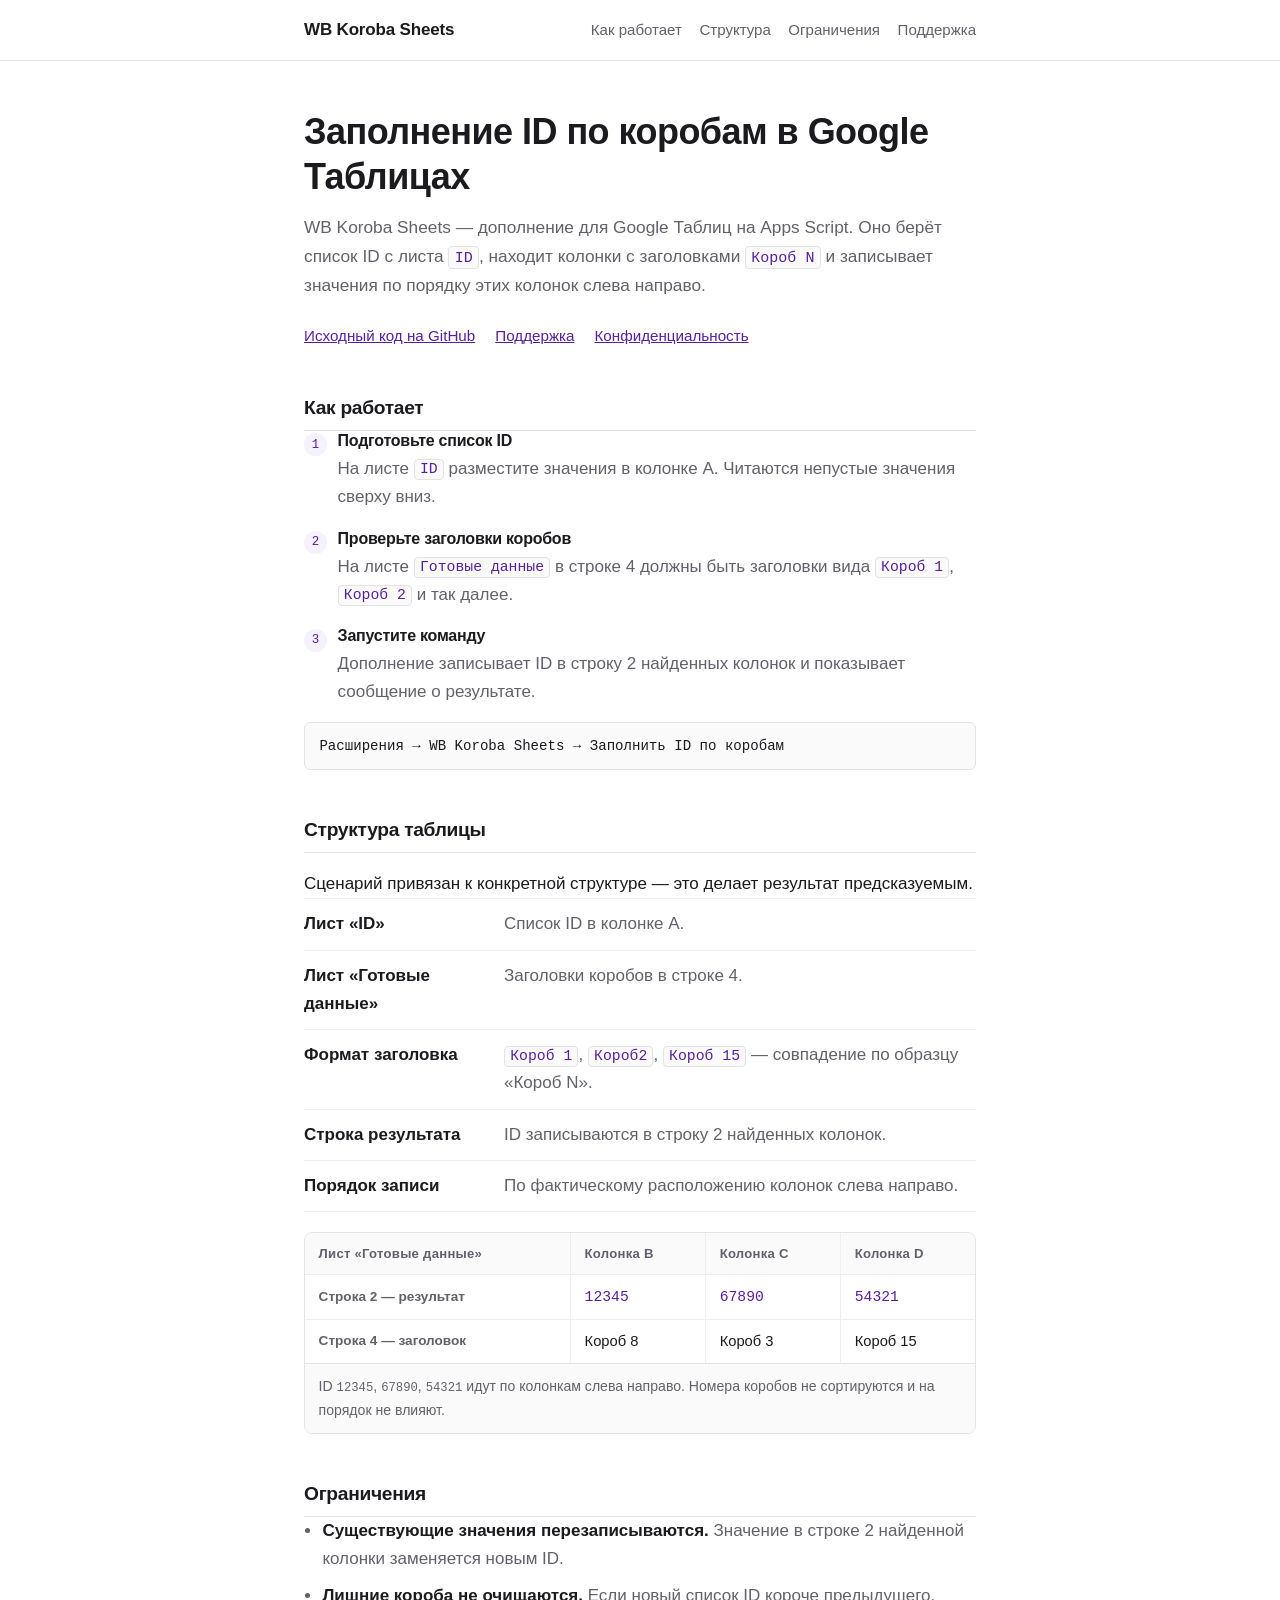
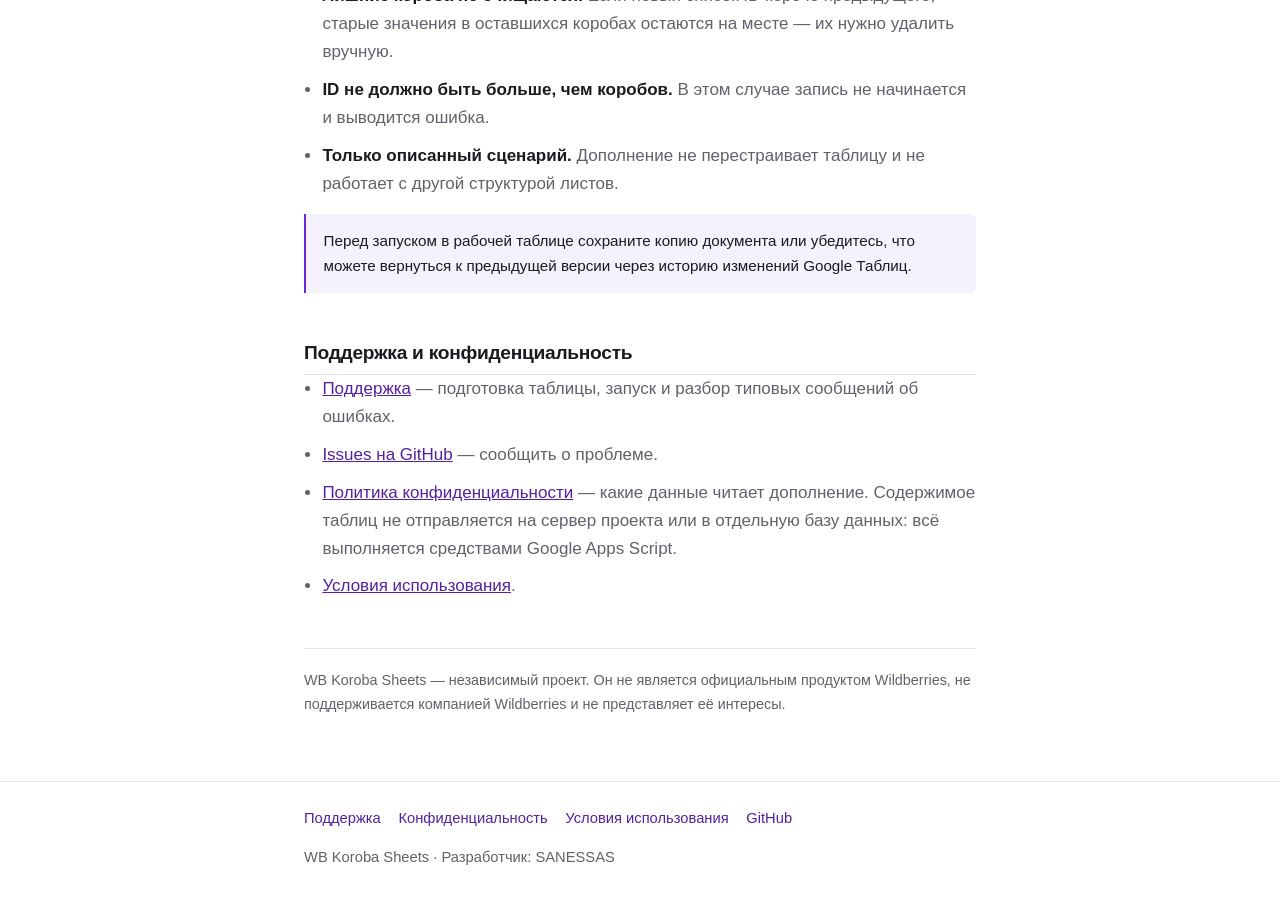
<file: index.html>
<!doctype html>
<html lang="ru">
<head>
  <meta charset="utf-8">
  <meta name="viewport" content="width=device-width, initial-scale=1">
  <meta name="theme-color" content="#6d28d9">
  <meta name="description" content="WB Koroba Sheets — дополнение для Google Таблиц: переносит ID с листа «ID» в колонки коробов слева направо.">
  <meta name="author" content="SANESSAS">
  <meta property="og:title" content="WB Koroba Sheets">
  <meta property="og:description" content="Заполнение ID по коробам в Google Таблицах.">
  <meta property="og:type" content="website">
  <meta property="og:url" content="https://sanessas.github.io/wb_koroba_sheets/">
  <title>WB Koroba Sheets — заполнение ID по коробам</title>
  <link rel="canonical" href="https://sanessas.github.io/wb_koroba_sheets/">
  <link rel="icon" href="favicon.svg" type="image/svg+xml">
  <link rel="stylesheet" href="style.css">
</head>
<body>
  <a class="skip-link" href="#main">К основному содержанию</a>

  <header class="site-header">
    <div class="container header-inner">
      <a class="brand" href="index.html">WB Koroba Sheets</a>
      <nav class="site-nav" aria-label="Основная навигация">
        <a href="#how">Как работает</a>
        <a href="#structure">Структура</a>
        <a href="#limits">Ограничения</a>
        <a href="support.html">Поддержка</a>
      </nav>
    </div>
  </header>

  <main id="main">
    <div class="container">
      <section class="intro">
        <h1>Заполнение ID по коробам в Google Таблицах</h1>
        <p class="lead">WB Koroba Sheets — дополнение для Google Таблиц на Apps Script. Оно берёт список ID с листа <code>ID</code>, находит колонки с заголовками <code>Короб N</code> и записывает значения по порядку этих колонок слева направо.</p>
        <p class="links">
          <a href="https://github.com/SANESSAS/wb_koroba_sheets">Исходный код на GitHub</a>
          <a href="support.html">Поддержка</a>
          <a href="privacy.html">Конфиденциальность</a>
        </p>
      </section>

      <section id="how">
        <h2>Как работает</h2>
        <ol class="steps">
          <li>
            <h3>Подготовьте список ID</h3>
            <p>На листе <code>ID</code> разместите значения в колонке A. Читаются непустые значения сверху вниз.</p>
          </li>
          <li>
            <h3>Проверьте заголовки коробов</h3>
            <p>На листе <code>Готовые данные</code> в строке 4 должны быть заголовки вида <code>Короб 1</code>, <code>Короб 2</code> и так далее.</p>
          </li>
          <li>
            <h3>Запустите команду</h3>
            <p>Дополнение записывает ID в строку 2 найденных колонок и показывает сообщение о результате.</p>
          </li>
        </ol>
        <p class="path">Расширения → WB Koroba Sheets → Заполнить ID по коробам</p>
      </section>

      <section id="structure">
        <h2>Структура таблицы</h2>
        <p>Сценарий привязан к конкретной структуре — это делает результат предсказуемым.</p>
        <dl class="spec">
          <div>
            <dt>Лист «ID»</dt>
            <dd>Список ID в колонке A.</dd>
          </div>
          <div>
            <dt>Лист «Готовые данные»</dt>
            <dd>Заголовки коробов в строке 4.</dd>
          </div>
          <div>
            <dt>Формат заголовка</dt>
            <dd><code>Короб 1</code>, <code>Короб2</code>, <code>Короб 15</code> — совпадение по образцу «Короб N».</dd>
          </div>
          <div>
            <dt>Строка результата</dt>
            <dd>ID записываются в строку 2 найденных колонок.</dd>
          </div>
          <div>
            <dt>Порядок записи</dt>
            <dd>По фактическому расположению колонок слева направо.</dd>
          </div>
        </dl>

        <figure class="diagram">
          <div class="diagram-scroll" role="region" aria-label="Пример распределения ID по колонкам коробов" tabindex="0">
            <table>
              <thead>
                <tr>
                  <th scope="col">Лист «Готовые данные»</th>
                  <th scope="col">Колонка B</th>
                  <th scope="col">Колонка C</th>
                  <th scope="col">Колонка D</th>
                </tr>
              </thead>
              <tbody>
                <tr>
                  <th scope="row">Строка 2 — результат</th>
                  <td class="value">12345</td>
                  <td class="value">67890</td>
                  <td class="value">54321</td>
                </tr>
                <tr>
                  <th scope="row">Строка 4 — заголовок</th>
                  <td>Короб 8</td>
                  <td>Короб 3</td>
                  <td>Короб 15</td>
                </tr>
              </tbody>
            </table>
          </div>
          <figcaption>ID <span class="mono">12345</span>, <span class="mono">67890</span>, <span class="mono">54321</span> идут по колонкам слева направо. Номера коробов не сортируются и на порядок не влияют.</figcaption>
        </figure>
      </section>

      <section id="limits">
        <h2>Ограничения</h2>
        <ul class="plain-list">
          <li><strong>Существующие значения перезаписываются.</strong> Значение в строке 2 найденной колонки заменяется новым ID.</li>
          <li><strong>Лишние короба не очищаются.</strong> Если новый список ID короче предыдущего, старые значения в оставшихся коробах остаются на месте — их нужно удалить вручную.</li>
          <li><strong>ID не должно быть больше, чем коробов.</strong> В этом случае запись не начинается и выводится ошибка.</li>
          <li><strong>Только описанный сценарий.</strong> Дополнение не перестраивает таблицу и не работает с другой структурой листов.</li>
        </ul>
        <div class="note">
          <p>Перед запуском в рабочей таблице сохраните копию документа или убедитесь, что можете вернуться к предыдущей версии через историю изменений Google Таблиц.</p>
        </div>
      </section>

      <section id="support">
        <h2>Поддержка и конфиденциальность</h2>
        <ul class="plain-list">
          <li><a href="support.html">Поддержка</a> — подготовка таблицы, запуск и разбор типовых сообщений об ошибках.</li>
          <li><a href="https://github.com/SANESSAS/wb_koroba_sheets/issues">Issues на GitHub</a> — сообщить о проблеме.</li>
          <li><a href="privacy.html">Политика конфиденциальности</a> — какие данные читает дополнение. Содержимое таблиц не отправляется на сервер проекта или в отдельную базу данных: всё выполняется средствами Google Apps Script.</li>
          <li><a href="terms.html">Условия использования</a>.</li>
        </ul>
      </section>

      <p class="disclaimer">WB Koroba Sheets — независимый проект. Он не является официальным продуктом Wildberries, не поддерживается компанией Wildberries и не представляет её интересы.</p>
    </div>
  </main>

  <footer class="site-footer">
    <div class="container">
      <p class="footer-links">
        <a href="support.html">Поддержка</a>
        <a href="privacy.html">Конфиденциальность</a>
        <a href="terms.html">Условия использования</a>
        <a href="https://github.com/SANESSAS/wb_koroba_sheets">GitHub</a>
      </p>
      <p class="footer-note">WB Koroba Sheets · Разработчик: SANESSAS</p>
    </div>
  </footer>
</body>
</html>
</file>
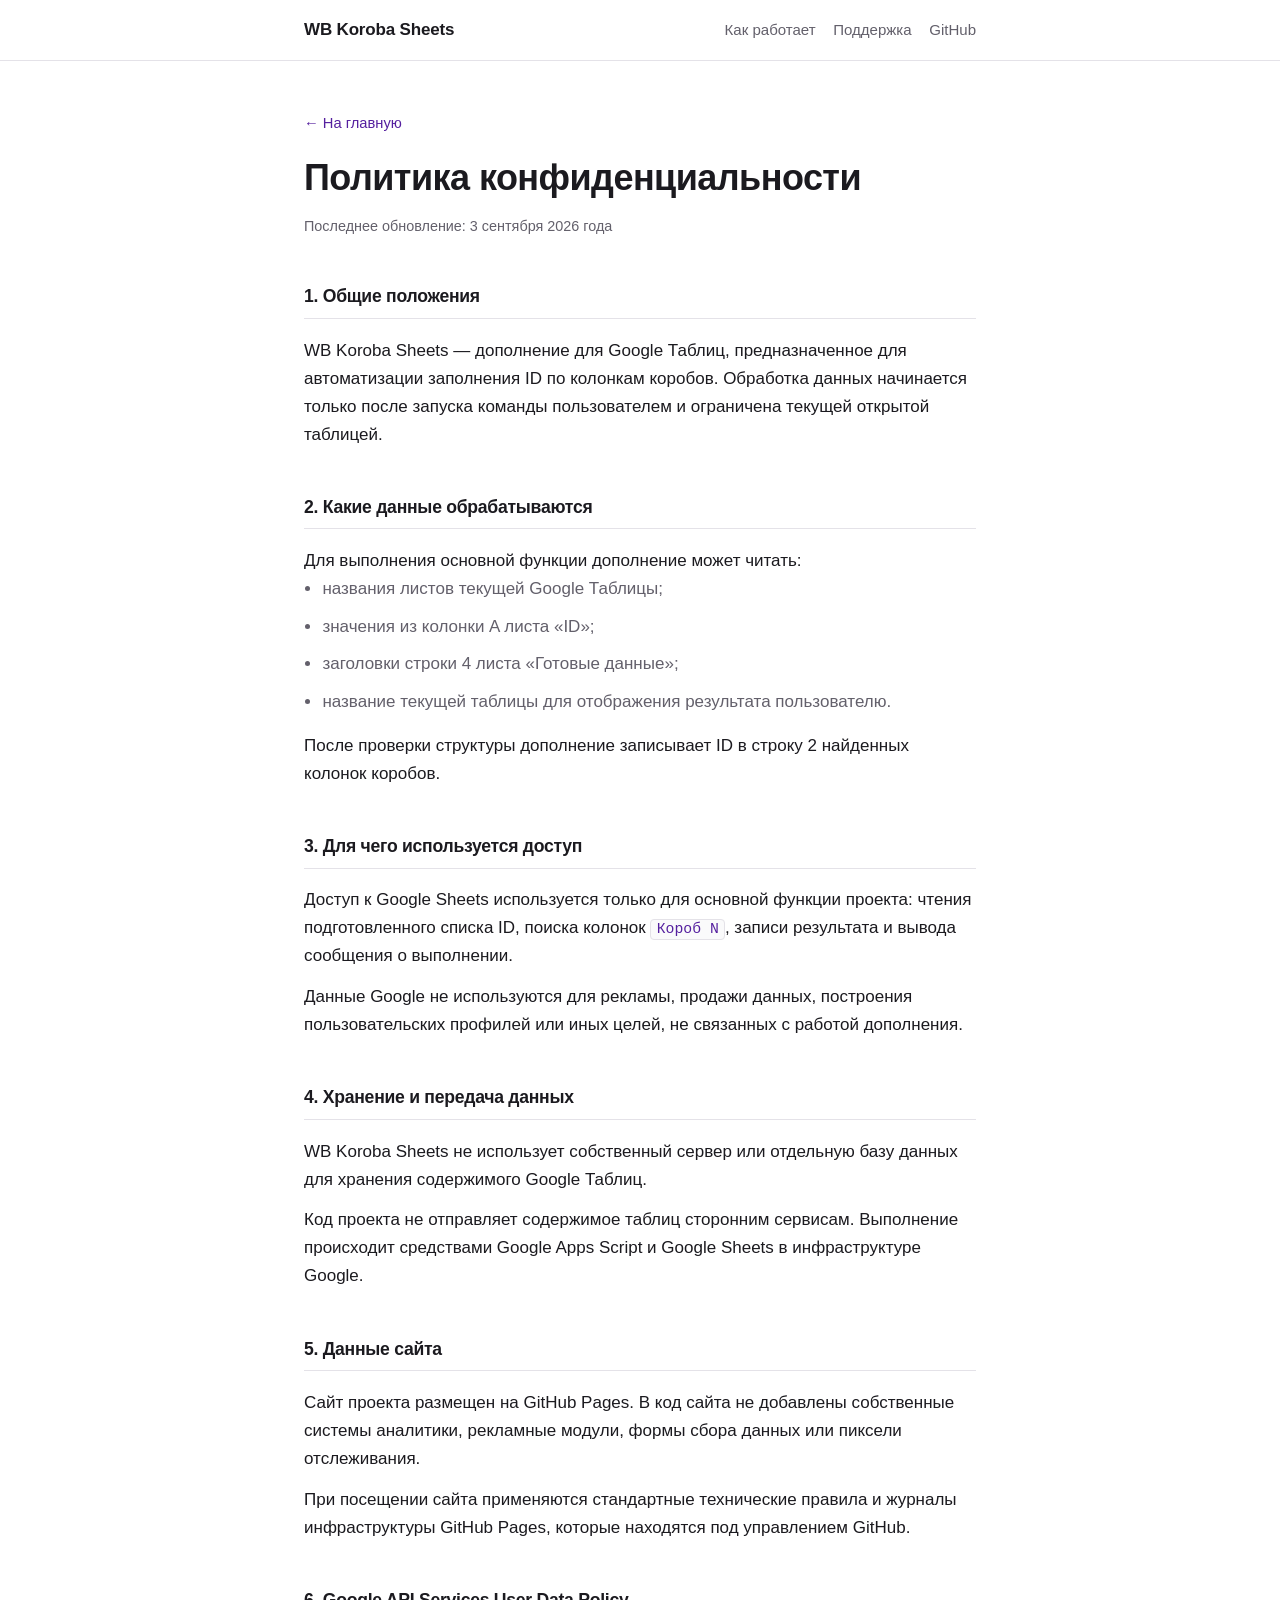
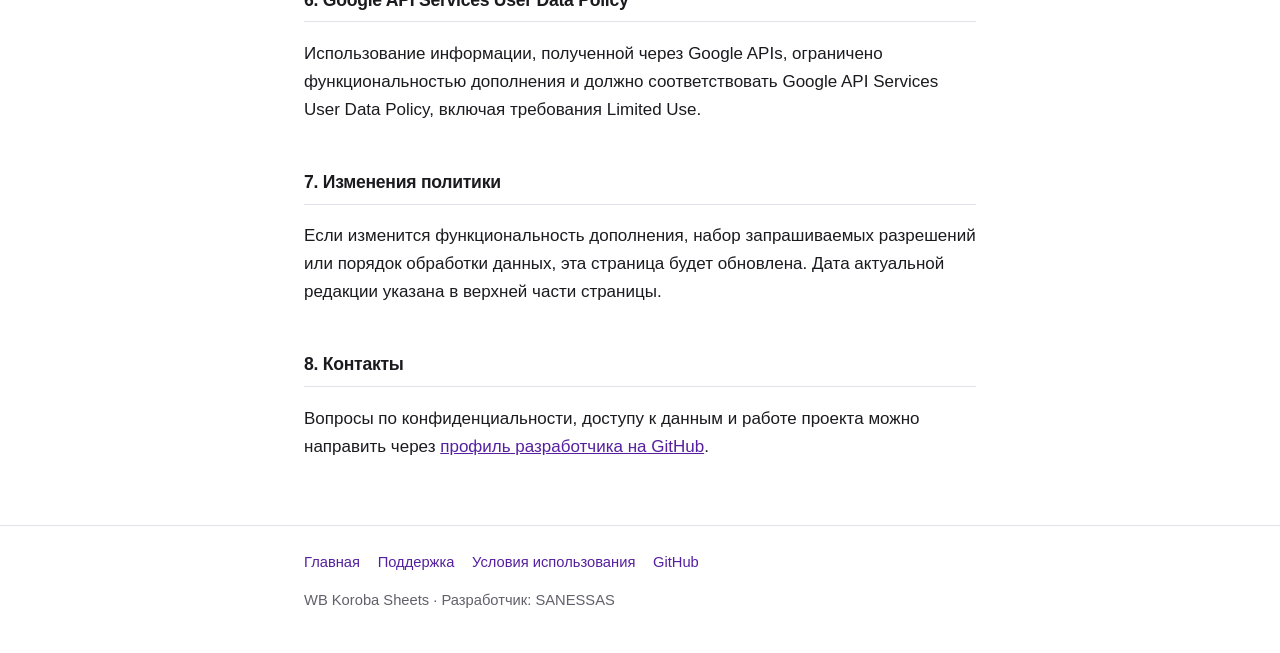
<file: privacy.html>
<!doctype html>
<html lang="ru">
<head>
  <meta charset="utf-8">
  <meta name="viewport" content="width=device-width, initial-scale=1">
  <meta name="theme-color" content="#6d28d9">
  <meta name="description" content="Политика конфиденциальности WB Koroba Sheets.">
  <meta name="author" content="SANESSAS">
  <title>Политика конфиденциальности — WB Koroba Sheets</title>
  <link rel="canonical" href="https://sanessas.github.io/wb_koroba_sheets/privacy.html">
  <link rel="icon" href="favicon.svg" type="image/svg+xml">
  <link rel="stylesheet" href="style.css">
</head>
<body>
  <a class="skip-link" href="#main">К основному содержанию</a>

  <header class="site-header">
    <div class="container header-inner">
      <a class="brand" href="index.html">WB Koroba Sheets</a>
      <nav class="site-nav" aria-label="Основная навигация">
        <a href="index.html#how">Как работает</a>
        <a href="support.html">Поддержка</a>
        <a href="https://github.com/SANESSAS/wb_koroba_sheets">GitHub</a>
      </nav>
    </div>
  </header>

  <main id="main">
    <div class="container document">
      <a class="back" href="index.html">← На главную</a>
      <h1>Политика конфиденциальности</h1>
      <p class="doc-meta">Последнее обновление: 3 сентября 2026 года</p>

      <section>
        <h2>1. Общие положения</h2>
        <p>WB Koroba Sheets — дополнение для Google Таблиц, предназначенное для автоматизации заполнения ID по колонкам коробов. Обработка данных начинается только после запуска команды пользователем и ограничена текущей открытой таблицей.</p>
      </section>

      <section>
        <h2>2. Какие данные обрабатываются</h2>
        <p>Для выполнения основной функции дополнение может читать:</p>
        <ul class="plain-list">
          <li>названия листов текущей Google Таблицы;</li>
          <li>значения из колонки A листа «ID»;</li>
          <li>заголовки строки 4 листа «Готовые данные»;</li>
          <li>название текущей таблицы для отображения результата пользователю.</li>
        </ul>
        <p>После проверки структуры дополнение записывает ID в строку 2 найденных колонок коробов.</p>
      </section>

      <section>
        <h2>3. Для чего используется доступ</h2>
        <p>Доступ к Google Sheets используется только для основной функции проекта: чтения подготовленного списка ID, поиска колонок <code>Короб N</code>, записи результата и вывода сообщения о выполнении.</p>
        <p>Данные Google не используются для рекламы, продажи данных, построения пользовательских профилей или иных целей, не связанных с работой дополнения.</p>
      </section>

      <section>
        <h2>4. Хранение и передача данных</h2>
        <p>WB Koroba Sheets не использует собственный сервер или отдельную базу данных для хранения содержимого Google Таблиц.</p>
        <p>Код проекта не отправляет содержимое таблиц сторонним сервисам. Выполнение происходит средствами Google Apps Script и Google Sheets в инфраструктуре Google.</p>
      </section>

      <section>
        <h2>5. Данные сайта</h2>
        <p>Сайт проекта размещен на GitHub Pages. В код сайта не добавлены собственные системы аналитики, рекламные модули, формы сбора данных или пиксели отслеживания.</p>
        <p>При посещении сайта применяются стандартные технические правила и журналы инфраструктуры GitHub Pages, которые находятся под управлением GitHub.</p>
      </section>

      <section>
        <h2>6. Google API Services User Data Policy</h2>
        <p>Использование информации, полученной через Google APIs, ограничено функциональностью дополнения и должно соответствовать Google API Services User Data Policy, включая требования Limited Use.</p>
      </section>

      <section>
        <h2>7. Изменения политики</h2>
        <p>Если изменится функциональность дополнения, набор запрашиваемых разрешений или порядок обработки данных, эта страница будет обновлена. Дата актуальной редакции указана в верхней части страницы.</p>
      </section>

      <section>
        <h2>8. Контакты</h2>
        <p>Вопросы по конфиденциальности, доступу к данным и работе проекта можно направить через <a href="https://github.com/SANESSAS">профиль разработчика на GitHub</a>.</p>
      </section>
    </div>
  </main>

  <footer class="site-footer">
    <div class="container">
      <p class="footer-links">
        <a href="index.html">Главная</a>
        <a href="support.html">Поддержка</a>
        <a href="terms.html">Условия использования</a>
        <a href="https://github.com/SANESSAS/wb_koroba_sheets">GitHub</a>
      </p>
      <p class="footer-note">WB Koroba Sheets · Разработчик: SANESSAS</p>
    </div>
  </footer>
</body>
</html>
</file>
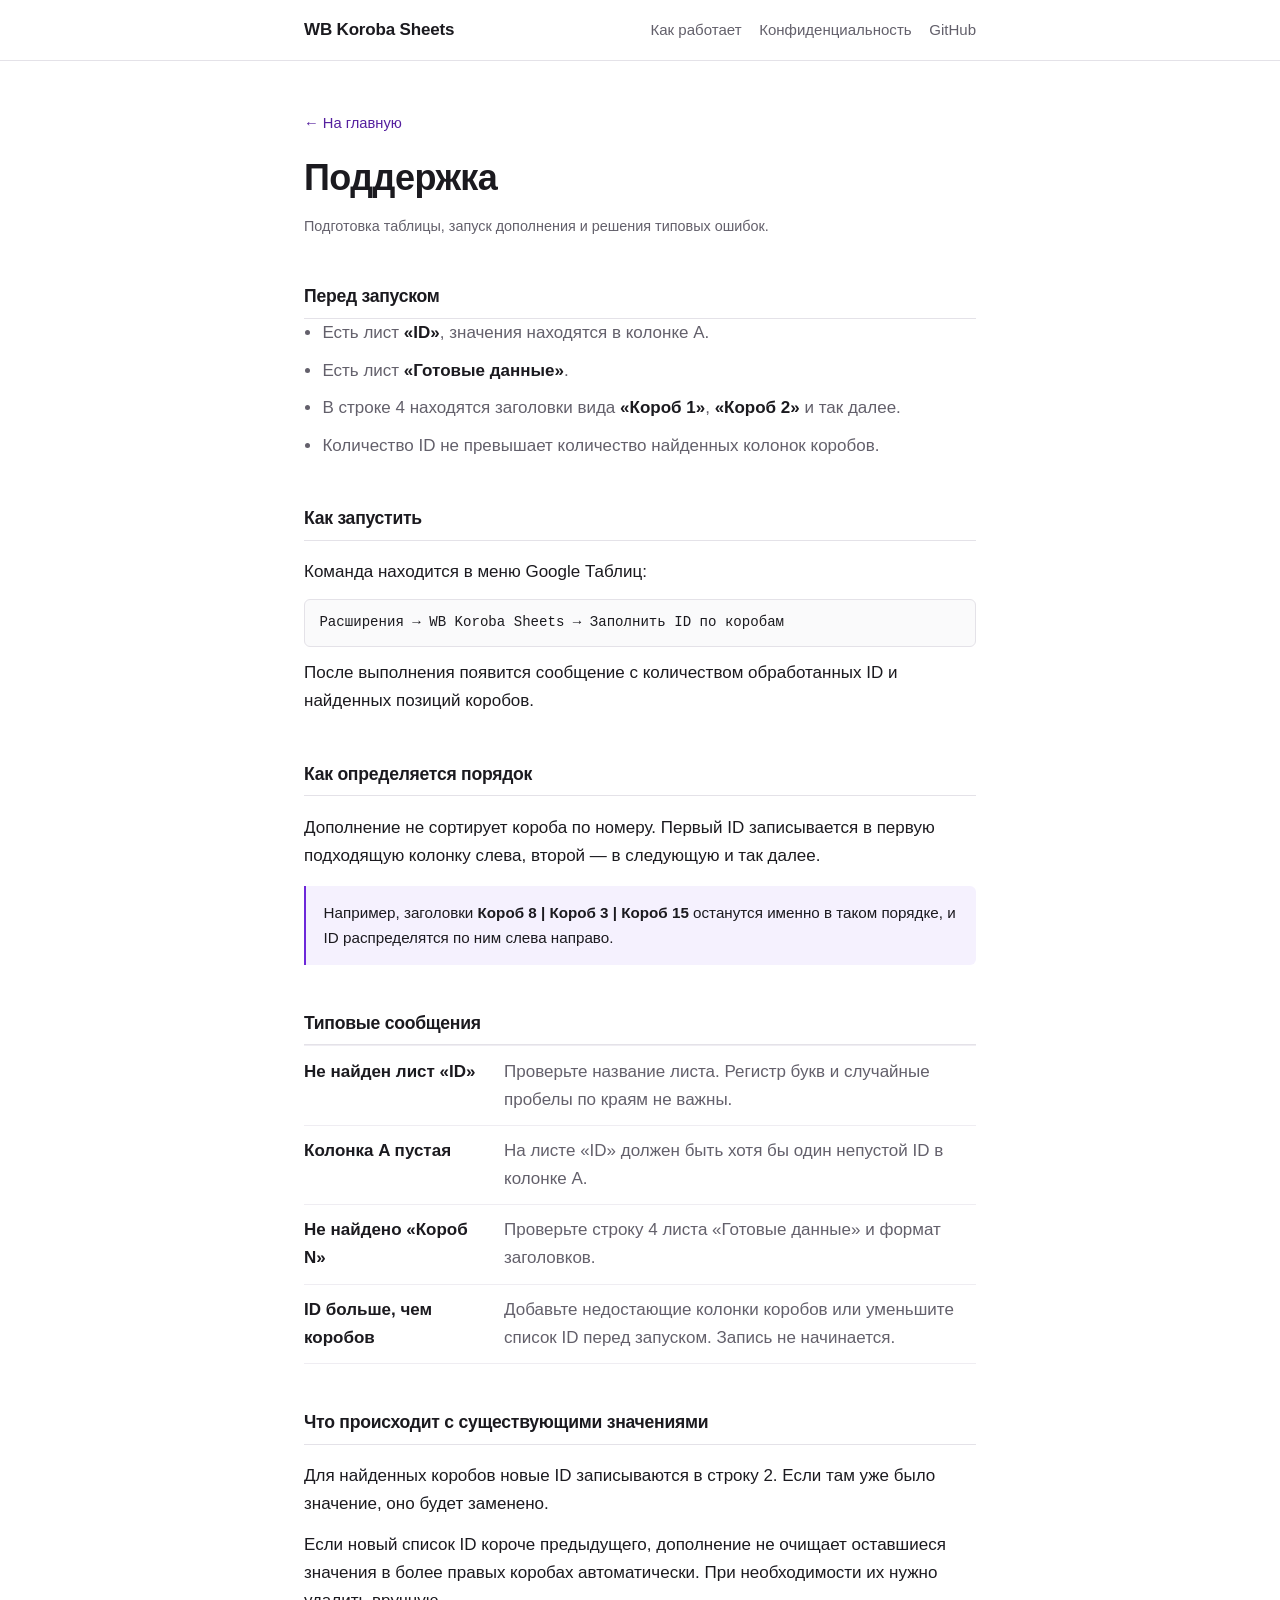
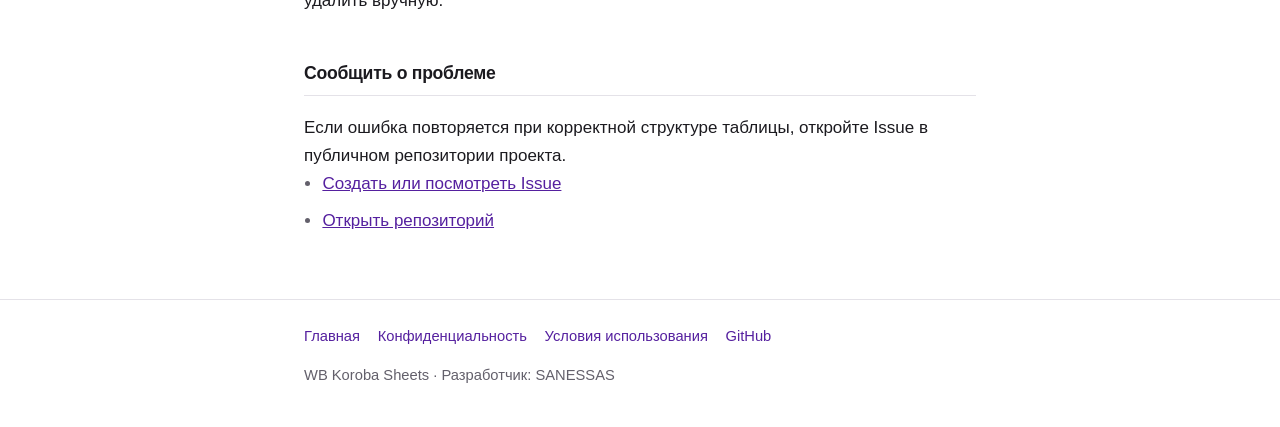
<file: support.html>
<!doctype html>
<html lang="ru">
<head>
  <meta charset="utf-8">
  <meta name="viewport" content="width=device-width, initial-scale=1">
  <meta name="theme-color" content="#6d28d9">
  <meta name="description" content="Поддержка WB Koroba Sheets: подготовка таблицы, запуск и типовые ошибки.">
  <meta name="author" content="SANESSAS">
  <title>Поддержка — WB Koroba Sheets</title>
  <link rel="canonical" href="https://sanessas.github.io/wb_koroba_sheets/support.html">
  <link rel="icon" href="favicon.svg" type="image/svg+xml">
  <link rel="stylesheet" href="style.css">
</head>
<body>
  <a class="skip-link" href="#main">К основному содержанию</a>

  <header class="site-header">
    <div class="container header-inner">
      <a class="brand" href="index.html">WB Koroba Sheets</a>
      <nav class="site-nav" aria-label="Основная навигация">
        <a href="index.html#how">Как работает</a>
        <a href="privacy.html">Конфиденциальность</a>
        <a href="https://github.com/SANESSAS/wb_koroba_sheets">GitHub</a>
      </nav>
    </div>
  </header>

  <main id="main">
    <div class="container document">
      <a class="back" href="index.html">← На главную</a>
      <h1>Поддержка</h1>
      <p class="doc-meta">Подготовка таблицы, запуск дополнения и решения типовых ошибок.</p>

      <section>
        <h2>Перед запуском</h2>
        <ul class="plain-list">
          <li>Есть лист <strong>«ID»</strong>, значения находятся в колонке A.</li>
          <li>Есть лист <strong>«Готовые данные»</strong>.</li>
          <li>В строке 4 находятся заголовки вида <strong>«Короб 1»</strong>, <strong>«Короб 2»</strong> и так далее.</li>
          <li>Количество ID не превышает количество найденных колонок коробов.</li>
        </ul>
      </section>

      <section>
        <h2>Как запустить</h2>
        <p>Команда находится в меню Google Таблиц:</p>
        <p class="path">Расширения → WB Koroba Sheets → Заполнить ID по коробам</p>
        <p>После выполнения появится сообщение с количеством обработанных ID и найденных позиций коробов.</p>
      </section>

      <section>
        <h2>Как определяется порядок</h2>
        <p>Дополнение не сортирует короба по номеру. Первый ID записывается в первую подходящую колонку слева, второй — в следующую и так далее.</p>
        <div class="note">
          <p>Например, заголовки <strong>Короб 8 | Короб 3 | Короб 15</strong> останутся именно в таком порядке, и ID распределятся по ним слева направо.</p>
        </div>
      </section>

      <section>
        <h2>Типовые сообщения</h2>
        <dl class="spec">
          <div>
            <dt>Не найден лист «ID»</dt>
            <dd>Проверьте название листа. Регистр букв и случайные пробелы по краям не важны.</dd>
          </div>
          <div>
            <dt>Колонка A пустая</dt>
            <dd>На листе «ID» должен быть хотя бы один непустой ID в колонке A.</dd>
          </div>
          <div>
            <dt>Не найдено «Короб N»</dt>
            <dd>Проверьте строку 4 листа «Готовые данные» и формат заголовков.</dd>
          </div>
          <div>
            <dt>ID больше, чем коробов</dt>
            <dd>Добавьте недостающие колонки коробов или уменьшите список ID перед запуском. Запись не начинается.</dd>
          </div>
        </dl>
      </section>

      <section>
        <h2>Что происходит с существующими значениями</h2>
        <p>Для найденных коробов новые ID записываются в строку 2. Если там уже было значение, оно будет заменено.</p>
        <p>Если новый список ID короче предыдущего, дополнение не очищает оставшиеся значения в более правых коробах автоматически. При необходимости их нужно удалить вручную.</p>
      </section>

      <section>
        <h2>Сообщить о проблеме</h2>
        <p>Если ошибка повторяется при корректной структуре таблицы, откройте Issue в публичном репозитории проекта.</p>
        <ul class="plain-list">
          <li><a href="https://github.com/SANESSAS/wb_koroba_sheets/issues">Создать или посмотреть Issue</a></li>
          <li><a href="https://github.com/SANESSAS/wb_koroba_sheets">Открыть репозиторий</a></li>
        </ul>
      </section>
    </div>
  </main>

  <footer class="site-footer">
    <div class="container">
      <p class="footer-links">
        <a href="index.html">Главная</a>
        <a href="privacy.html">Конфиденциальность</a>
        <a href="terms.html">Условия использования</a>
        <a href="https://github.com/SANESSAS/wb_koroba_sheets">GitHub</a>
      </p>
      <p class="footer-note">WB Koroba Sheets · Разработчик: SANESSAS</p>
    </div>
  </footer>
</body>
</html>
</file>
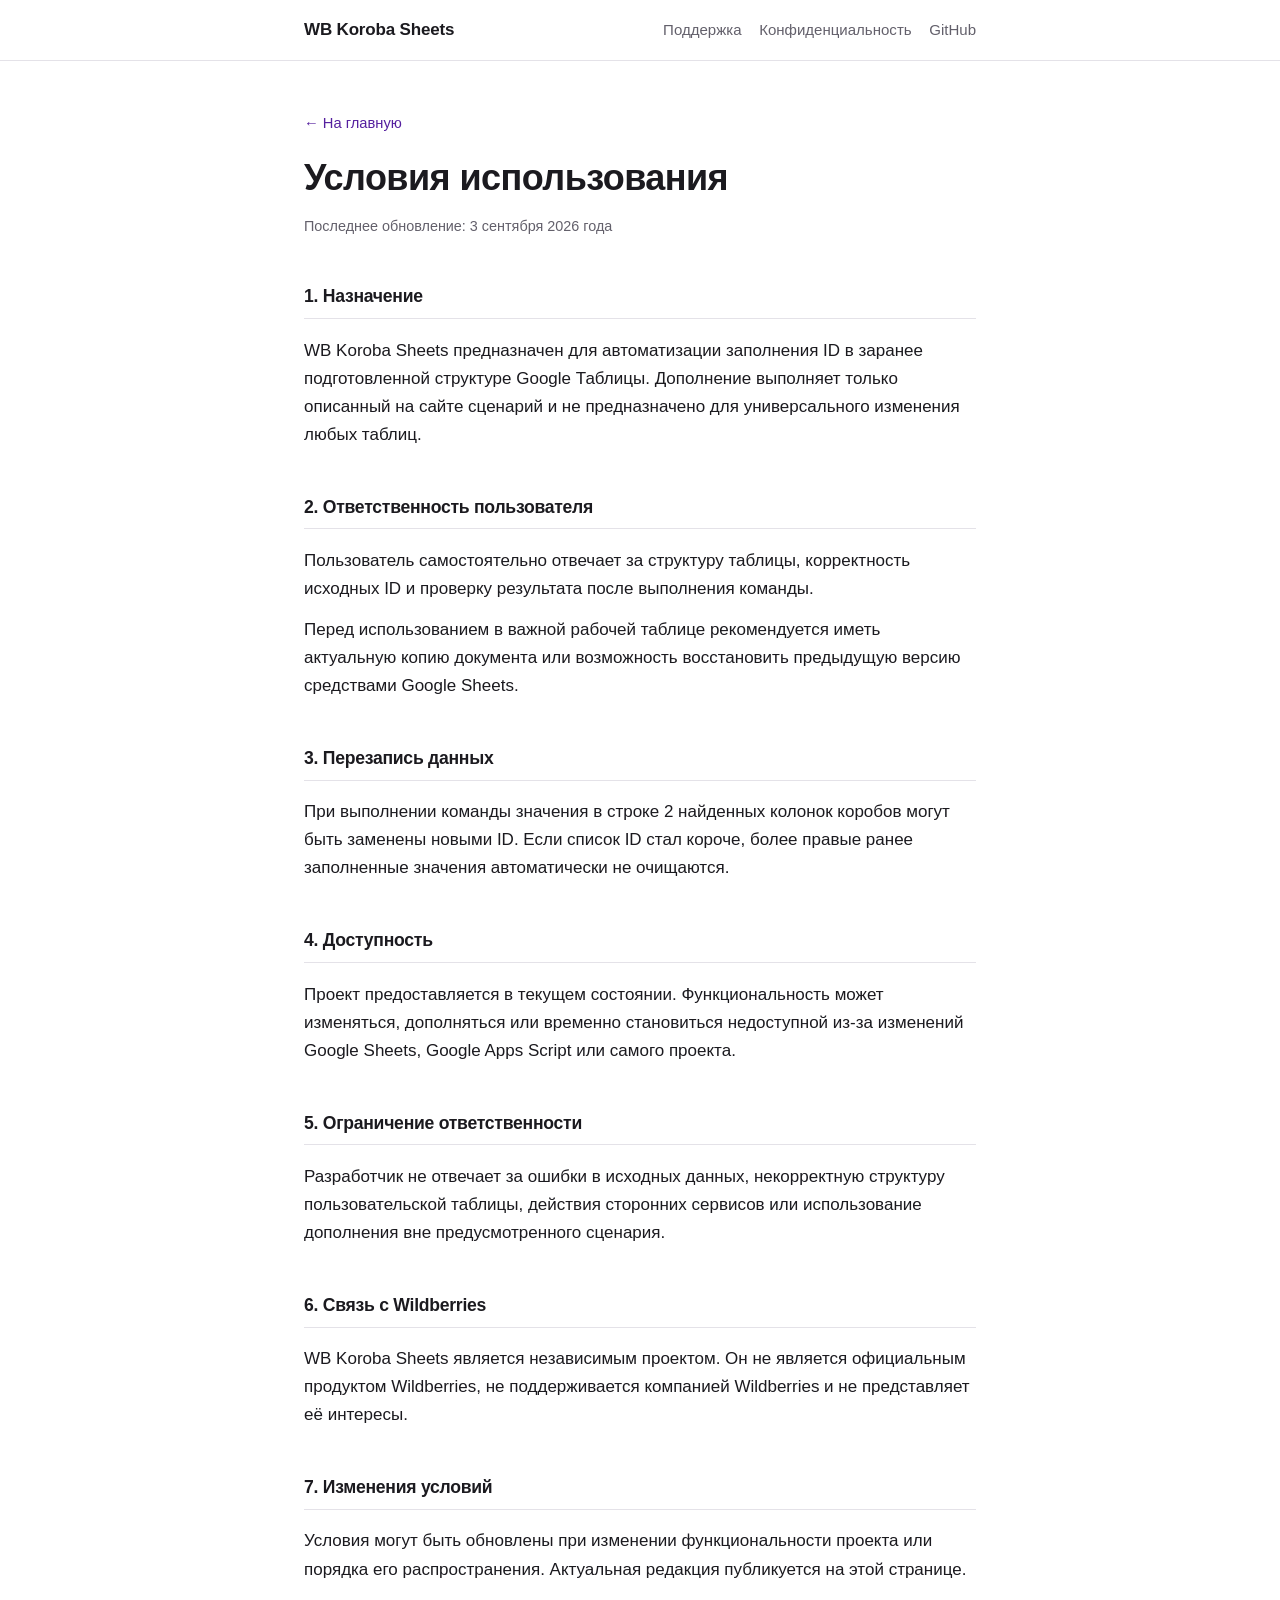
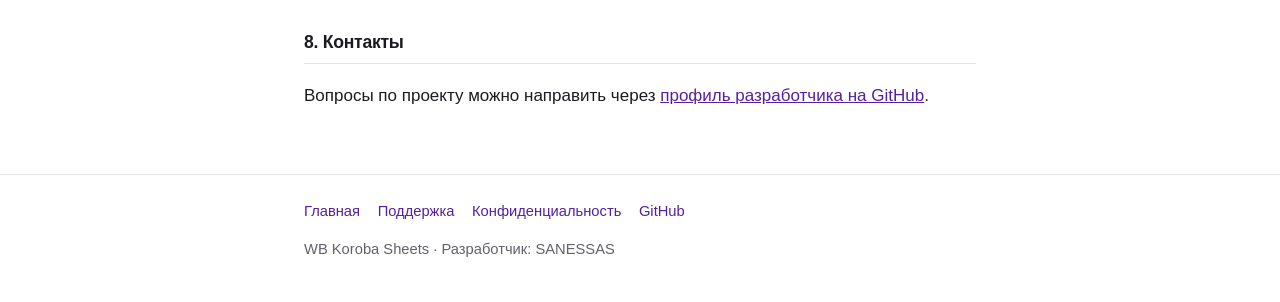
<file: terms.html>
<!doctype html>
<html lang="ru">
<head>
  <meta charset="utf-8">
  <meta name="viewport" content="width=device-width, initial-scale=1">
  <meta name="theme-color" content="#6d28d9">
  <meta name="description" content="Условия использования WB Koroba Sheets.">
  <meta name="author" content="SANESSAS">
  <title>Условия использования — WB Koroba Sheets</title>
  <link rel="canonical" href="https://sanessas.github.io/wb_koroba_sheets/terms.html">
  <link rel="icon" href="favicon.svg" type="image/svg+xml">
  <link rel="stylesheet" href="style.css">
</head>
<body>
  <a class="skip-link" href="#main">К основному содержанию</a>

  <header class="site-header">
    <div class="container header-inner">
      <a class="brand" href="index.html">WB Koroba Sheets</a>
      <nav class="site-nav" aria-label="Основная навигация">
        <a href="support.html">Поддержка</a>
        <a href="privacy.html">Конфиденциальность</a>
        <a href="https://github.com/SANESSAS/wb_koroba_sheets">GitHub</a>
      </nav>
    </div>
  </header>

  <main id="main">
    <div class="container document">
      <a class="back" href="index.html">← На главную</a>
      <h1>Условия использования</h1>
      <p class="doc-meta">Последнее обновление: 3 сентября 2026 года</p>

      <section>
        <h2>1. Назначение</h2>
        <p>WB Koroba Sheets предназначен для автоматизации заполнения ID в заранее подготовленной структуре Google Таблицы. Дополнение выполняет только описанный на сайте сценарий и не предназначено для универсального изменения любых таблиц.</p>
      </section>

      <section>
        <h2>2. Ответственность пользователя</h2>
        <p>Пользователь самостоятельно отвечает за структуру таблицы, корректность исходных ID и проверку результата после выполнения команды.</p>
        <p>Перед использованием в важной рабочей таблице рекомендуется иметь актуальную копию документа или возможность восстановить предыдущую версию средствами Google Sheets.</p>
      </section>

      <section>
        <h2>3. Перезапись данных</h2>
        <p>При выполнении команды значения в строке 2 найденных колонок коробов могут быть заменены новыми ID. Если список ID стал короче, более правые ранее заполненные значения автоматически не очищаются.</p>
      </section>

      <section>
        <h2>4. Доступность</h2>
        <p>Проект предоставляется в текущем состоянии. Функциональность может изменяться, дополняться или временно становиться недоступной из-за изменений Google Sheets, Google Apps Script или самого проекта.</p>
      </section>

      <section>
        <h2>5. Ограничение ответственности</h2>
        <p>Разработчик не отвечает за ошибки в исходных данных, некорректную структуру пользовательской таблицы, действия сторонних сервисов или использование дополнения вне предусмотренного сценария.</p>
      </section>

      <section>
        <h2>6. Связь с Wildberries</h2>
        <p>WB Koroba Sheets является независимым проектом. Он не является официальным продуктом Wildberries, не поддерживается компанией Wildberries и не представляет её интересы.</p>
      </section>

      <section>
        <h2>7. Изменения условий</h2>
        <p>Условия могут быть обновлены при изменении функциональности проекта или порядка его распространения. Актуальная редакция публикуется на этой странице.</p>
      </section>

      <section>
        <h2>8. Контакты</h2>
        <p>Вопросы по проекту можно направить через <a href="https://github.com/SANESSAS">профиль разработчика на GitHub</a>.</p>
      </section>
    </div>
  </main>

  <footer class="site-footer">
    <div class="container">
      <p class="footer-links">
        <a href="index.html">Главная</a>
        <a href="support.html">Поддержка</a>
        <a href="privacy.html">Конфиденциальность</a>
        <a href="https://github.com/SANESSAS/wb_koroba_sheets">GitHub</a>
      </p>
      <p class="footer-note">WB Koroba Sheets · Разработчик: SANESSAS</p>
    </div>
  </footer>
</body>
</html>
</file>
<file: style.css>
:root {
  color-scheme: light;
  --bg: #ffffff;
  --ink: #1b1a1f;
  --muted: #63606b;
  --line: #e4e2e8;
  --line-soft: #efedf2;
  --accent: #6d28d9;
  --accent-ink: #55209f;
  --accent-soft: #f5f1fe;
  --measure: 42rem;
  --font: -apple-system, BlinkMacSystemFont, "Segoe UI", Roboto, "Helvetica Neue", Arial, sans-serif;
  --mono: ui-monospace, "SFMono-Regular", Consolas, "Liberation Mono", monospace;
}

* { box-sizing: border-box; }

html {
  scroll-behavior: smooth;
  -webkit-text-size-adjust: 100%;
}

body {
  margin: 0;
  background: var(--bg);
  color: var(--ink);
  font-family: var(--font);
  font-size: 17px;
  line-height: 1.65;
  overflow-wrap: break-word;
}

h1, h2, h3 {
  line-height: 1.25;
  letter-spacing: -0.015em;
  margin: 0;
  font-weight: 650;
}

h1 { font-size: clamp(1.7rem, 5vw, 2.25rem); }

p, ul, ol, dl, figure { margin: 0; }

a { color: var(--accent-ink); }
a:hover { color: var(--accent); }

:focus-visible {
  outline: 2px solid var(--accent);
  outline-offset: 3px;
  border-radius: 3px;
}

code, .mono {
  font-family: var(--mono);
  font-size: 0.87em;
}

code {
  padding: 0.1em 0.35em;
  border: 1px solid var(--line);
  border-radius: 4px;
  background: #fafafb;
  color: var(--accent-ink);
  white-space: nowrap;
}

.container {
  width: min(var(--measure), 100% - 2.5rem);
  margin-inline: auto;
}

.skip-link {
  position: absolute;
  left: -9999px;
}
.skip-link:focus {
  left: 1rem;
  top: 0.6rem;
  z-index: 10;
  padding: 0.4rem 0.75rem;
  background: var(--bg);
  border: 1px solid var(--line);
  border-radius: 6px;
}

/* Header */

.site-header {
  border-bottom: 1px solid var(--line);
  background: var(--bg);
}

.header-inner {
  display: flex;
  flex-wrap: wrap;
  align-items: baseline;
  gap: 0.5rem 1.25rem;
  padding-block: 1rem;
}

.brand {
  font-weight: 650;
  letter-spacing: -0.01em;
  color: var(--ink);
  text-decoration: none;
}
.brand:hover { color: var(--ink); }

.site-nav {
  display: flex;
  flex-wrap: wrap;
  gap: 0.4rem 1.1rem;
  margin-left: auto;
  font-size: 0.94rem;
}

.site-nav a {
  color: var(--muted);
  text-decoration: none;
}
.site-nav a:hover {
  color: var(--accent);
  text-decoration: underline;
  text-underline-offset: 3px;
}

/* Main flow */

main { padding-block: 3rem 4rem; }

.intro .lead {
  margin-top: 0.9rem;
  font-size: 1.08rem;
  color: var(--muted);
}

.intro .links {
  margin-top: 1.5rem;
  display: flex;
  flex-wrap: wrap;
  gap: 0.5rem 1.25rem;
  font-size: 0.95rem;
}

section + section,
.doc-meta + section { margin-top: 3rem; }

section > h2 {
  font-size: 1.2rem;
  padding-bottom: 0.6rem;
  border-bottom: 1px solid var(--line);
}

section > h2 + * { margin-top: 1.1rem; }
section > * + * { margin-top: 1rem; }

h3 {
  font-size: 1rem;
  font-weight: 650;
}

/* Lists */

.steps {
  margin: 0;
  padding: 0;
  list-style: none;
  counter-reset: step;
}

.steps li {
  counter-increment: step;
  position: relative;
  padding-left: 2.1rem;
}
.steps li + li { margin-top: 1.1rem; }

.steps li::before {
  content: counter(step);
  position: absolute;
  left: 0;
  top: 0.15rem;
  width: 1.45rem;
  height: 1.45rem;
  display: grid;
  place-items: center;
  border-radius: 50%;
  background: var(--accent-soft);
  color: var(--accent-ink);
  font-family: var(--mono);
  font-size: 0.78rem;
}

.steps p {
  margin-top: 0.25rem;
  color: var(--muted);
}

.plain-list {
  margin: 0;
  padding-left: 1.15rem;
  color: var(--muted);
}
.plain-list li + li { margin-top: 0.6rem; }
.plain-list strong { color: var(--ink); }

.spec {
  margin: 0;
  border-top: 1px solid var(--line-soft);
}

.spec > div {
  display: flex;
  flex-wrap: wrap;
  gap: 0.15rem 1.5rem;
  padding: 0.7rem 0;
  border-bottom: 1px solid var(--line-soft);
}

.spec dt {
  flex: 0 0 11rem;
  font-weight: 600;
}

.spec dd {
  flex: 1 1 14rem;
  margin: 0;
  color: var(--muted);
}

/* Table diagram */

.diagram {
  margin: 1.25rem 0 0;
  border: 1px solid var(--line);
  border-radius: 8px;
  overflow: hidden;
}

.diagram-scroll { overflow-x: auto; }

table {
  border-collapse: collapse;
  width: 100%;
  font-size: 0.92rem;
}

th, td {
  padding: 0.6rem 0.85rem;
  text-align: left;
  border-bottom: 1px solid var(--line-soft);
  border-right: 1px solid var(--line-soft);
  white-space: nowrap;
}

th:last-child, td:last-child { border-right: 0; }
tbody tr:last-child th,
tbody tr:last-child td { border-bottom: 0; }

thead th {
  background: #fafafb;
  font-weight: 600;
  font-size: 0.82rem;
  color: var(--muted);
  letter-spacing: 0.02em;
}

tbody th {
  font-weight: 600;
  color: var(--muted);
  font-size: 0.85rem;
}

td.value {
  font-family: var(--mono);
  color: var(--accent-ink);
}

.diagram figcaption {
  padding: 0.7rem 0.85rem;
  border-top: 1px solid var(--line);
  background: #fafafb;
  color: var(--muted);
  font-size: 0.88rem;
}

/* Callouts */

.note {
  padding: 0.9rem 1.1rem;
  border-left: 2px solid var(--accent);
  background: var(--accent-soft);
  border-radius: 0 6px 6px 0;
  font-size: 0.95rem;
}

.note p + p { margin-top: 0.5rem; }

.path {
  display: block;
  padding: 0.7rem 0.9rem;
  border: 1px solid var(--line);
  border-radius: 6px;
  background: #fafafb;
  font-family: var(--mono);
  font-size: 0.88rem;
  color: var(--ink);
}

.disclaimer {
  margin-top: 3rem;
  padding-top: 1.25rem;
  border-top: 1px solid var(--line);
  color: var(--muted);
  font-size: 0.9rem;
}

/* Documents */

.doc-meta {
  margin-top: 0.9rem;
  color: var(--muted);
  font-size: 0.9rem;
}

.back {
  display: inline-block;
  margin-bottom: 1.25rem;
  font-size: 0.92rem;
  text-decoration: none;
}
.back:hover { text-decoration: underline; }

.document section > h2 {
  font-size: 1.1rem;
}

.document p + p { margin-top: 0.8rem; }

/* Footer */

.site-footer {
  border-top: 1px solid var(--line);
  padding-block: 1.5rem 2.5rem;
  color: var(--muted);
  font-size: 0.92rem;
}

.footer-links {
  display: flex;
  flex-wrap: wrap;
  gap: 0.4rem 1.1rem;
}

.footer-links a { text-decoration: none; }
.footer-links a:hover { text-decoration: underline; }

.footer-note { margin-top: 0.9rem; }

@media (max-width: 30rem) {
  body { font-size: 16px; }
  .spec dt { flex-basis: 100%; }
}

@media (prefers-reduced-motion: reduce) {
  html { scroll-behavior: auto; }
}
</file>
